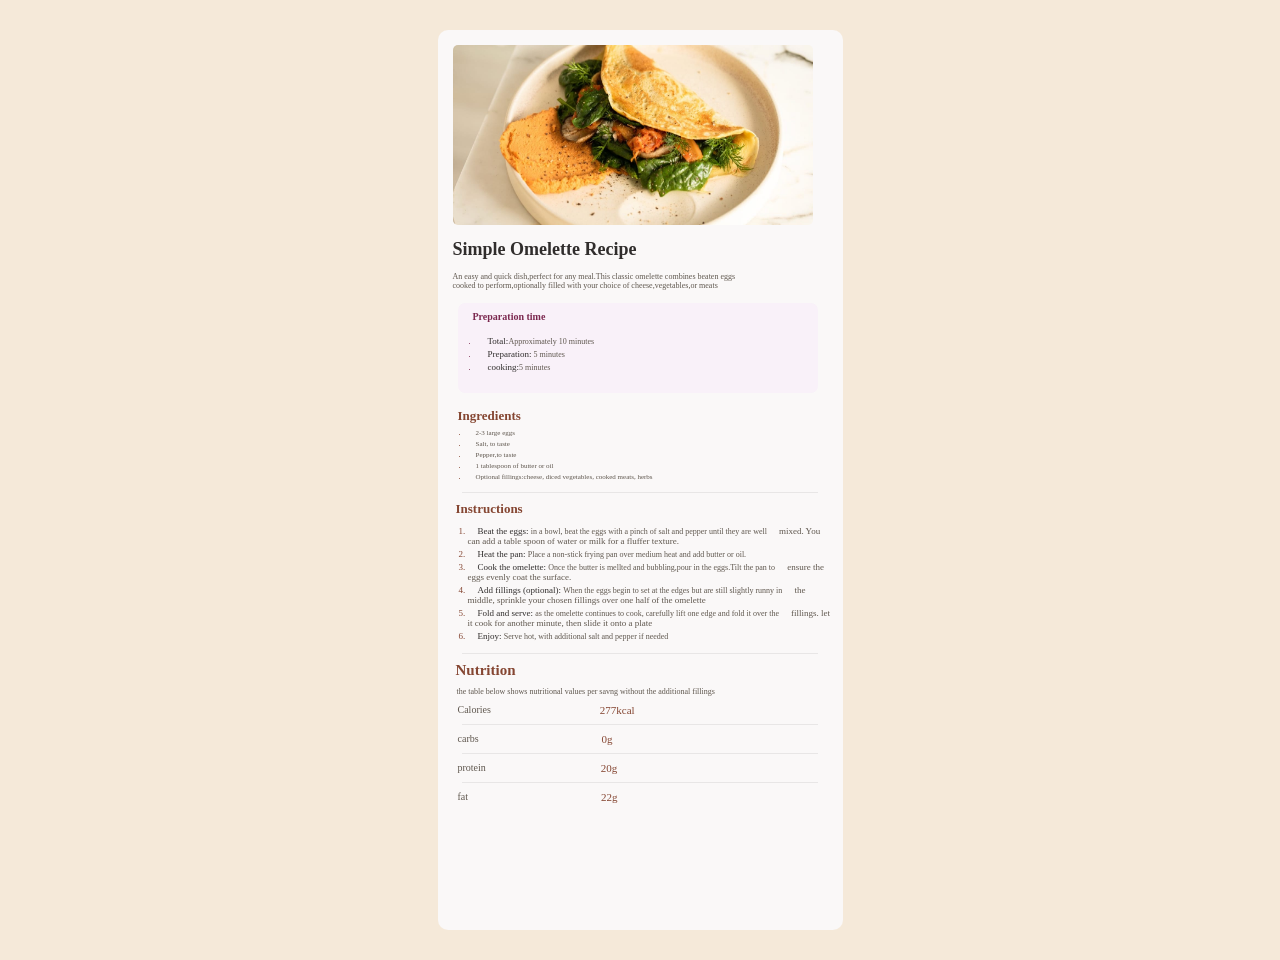
<file: index.html>
<!DOCTYPE html>
<html lang="en">
<head>
    <meta charset="UTF-8">
    <meta name="viewport" content="width=device-width, initial-scale=1.0">
    <title>PORTFOLIO</title>
    <link rel="stylesheet" href="css/style.css">
</head>
<body>
    <main> 
        <img class="images" src="images/image-omelette.jpeg" alt="">
        <h1 class="heading">
            Simple Omelette Recipe
        </h1>

        <p class="paragraph">
            An easy and quick dish,perfect for any meal.This classic omelette combines beaten eggs <br>cooked to perform,optionally filled with your choice of cheese,vegetables,or meats
        </p>

        <div class="division">
            <h4 class="prepare">Preparation time</h4>
            <ul class="list">
                <div class="click">
                    <li><span class="wrapper">Total:</span><span class="second">Approximately 10 minutes</span></li>
                    <li><span class="wrapper">Preparation:</span><span class="second"> 5 minutes</span></li>
                    <li><span class="wrapper">cooking:</span><span class="second">5 minutes</span></li>
                    </div>
            </ul>
        </div>

         <h2 class="ingredients">Ingredients</h2>
         <ul class="items">
                <li><span class="large">2-3 large eggs</span></li>
                <li><span class="large">Salt, to taste</span></li>
                <li><span class="large">Pepper,to taste</span></li>
                <li><span class="large">1 tablespoon of butter or oil</span></li>
                <li><span class="large">Optional fillings:cheese, diced vegetables, cooked meats, herbs</span></li>
         </ul>
        <hr style="width: 88%; height: 1px; background: rgba(158, 156, 156, 0.2); border: none; margin: px"> 

        <h2 class="Instructions">Instructions</h2>
        <ol class="order">
            <li> <span class="Simple">Beat the eggs:</span>
            <span class="hard">in a bowl, beat the eggs with a pinch of salt and pepper until they are well </span> 
            <span class="easy"> mixed. You can add a table spoon of water or milk for a fluffer texture.</span></li>
            <li> <span class="Simple">Heat the pan:</span>
            <span class="hard">Place a non-stick frying pan over medium heat and add butter or oil.</span></li>
            <li><span class="Simple">Cook the omelette:</span>
            <span class="hard">Once the butter is mellted and bubbling,pour in the eggs.Tilt the pan to</span>
            <span class="easy"> ensure the eggs evenly coat the surface.</span></li>
            <li><span class="Simple">Add fillings (optional):</span>
            <span class="hard">When the eggs begin to set at the edges but are still slightly runny in</span>
            <span class="easy">the middle, sprinkle your chosen fillings over one half of the omelette</span></li>
            <li><span class="Simple">Fold and serve:</span>
            <span class="hard">as the omelette continues to cook, carefully lift one edge and fold it over the </span>
            <span class="easy">fillings. let it cook for another minute, then slide it onto a plate</span></li>
            <li><span class="Simple">Enjoy:</span>
            <span class="hard">Serve hot, with additional salt and pepper if needed</span></li>
        </ol>
        <hr style="width: 88%; height: 1px; background: rgba(158, 156, 156, 0.2); border: none; margin: px"> 
    
        <h2 class="nutrition">Nutrition</h2>
        <p class="table">the table below shows nutritional values per savng without the additional fillings</p>

        <div class="call">
            <span class="left">Calories</span>
            <span class="right">277 </span>
            <span class="middle">kcal</span>
        </div>
        <hr style="width: 88%; height: 1px; background: rgba(158, 156, 156, 0.2); border: none; margin: 0px, "> 
    
         <div class="call">
            <span class="left">carbs</span>
            <span class="end">0g</span>
            <span class="middle"></span>
        </div>
        <hr style="width: 88%; height: 1px; background: rgba(158, 156, 156, 0.2); border: none; margin: 0px, "> 
    
         <div class="call">
            <span class="left">protein</span>
            <span class="first">20g</span>
            <span class="middle"></span>
        </div>
         <hr style="width: 88%; height: 1px; background: rgba(158, 156, 156, 0.2); border: none; margin: 0px, "> 
    
        <div class="call">
            <span class="left">fat</span>
            <span class="last">22g</span>
            <span class="middle"></span>
        </div>
    </main> 
</body>
</html>
</file>
<file: css/style.css>
:root {
    --stone-600: hsl(30, 10%, 34%) 
}

:root{
     --Rose-800: hsl(332, 51%, 32%)
}

:root {
    --stone-900: hsl(24, 5%, 18%) 
}
:root {
    --Brown-800: hsl(14, 45%, 36%)
}


body {
background-color: rgb(245, 233, 217);
max-width: 1440px;
}

main {
    max-width: 800px;
    margin: 0 auto;
    background-color: #faf8f8;
    width: 45vh;
    height: 100vh;
    border-radius: 10px;
    margin: 30px auto;
}

.images {
    height: 20vh;
    width: 40vh;
    margin: 15px;
    border-radius: 5px;
    margin-bottom: 0;

}

.heading {
    margin-top: 10px;
    margin-left: 15px;
    font-size: 18px;
    color: var(--stone-900);
    font-family: young serif;
    font-weight: 400;
    font-weight: bold;
}

.paragraph {
    font-size: 8px;
    color: var(--stone-600);
    margin-left: 15px;
}

.division {
    border-radius: 7px;
    height: 10vh;
    width: 40vh ;
    background-color: rgb(249, 241, 249);
    margin: 20px;
    margin-top: 0;
    margin-bottom: 15px;

}

.prepare {
    color: var(--Rose-800);
    padding: 15px;
    font-size: 10px;
    padding-bottom: 0;
    padding-top: 8px;
}

.list {
    list-style-type: semi circle;
    color: var(--Rose-800);
    font-size: 5px;
    margin-top: 0;
    padding-left: 20px;
    margin-bottom: 8px;
}

.wrapper {
    font-size: 9px;
    color: var(--stone-900);
    margin-left: 10px ;
    margin-top: 0px;

}

.second {
    font-size: 8px;
    color: var(--stone-600);
    padding-right: 0;
}

.ingredients {
    color: var(--Brown-800);
    font-size: 13px;
    margin: 20px;
    margin-top: 0;
    margin-bottom: 0;
    font-family: young serif;
    font-weight: 400;
    font-weight: bold;
}

.items {
    font-size: 5px;
    color: var(--Brown-800);
    padding-left: 30px;
    padding-bottom: 0px;
}

li {
    padding-bottom: 3px;
}

.large {
    font-size: 7px;
    color: var(--stone-600);
    padding-bottom: 0px;
    margin-left: 8px;
}

.Instructions {
    color: var(--Brown-800);
    font-size: 13px;
    margin: 18px;
    margin-top: 0;
    margin-bottom: 0;
    font-family: young serif;
    font-weight: 400;
    font-weight: bold;
}

.order {
    font-size: 9px;
    color: var(--Brown-800);
    padding-left: 30px;
    padding-right: 10px;
}

.Simple {
    font-size: 9px;
    color: var(--stone-900);
    padding-bottom: 0px;
    padding-left: 10px;
    padding-top: 80px;
}

.hard {
    font-size: 8px;
    color: var(--stone-600);
}

.easy {
    padding-left: 10px;
    color: var(--stone-600);
}

.nutrition {
    color: var(--Brown-800);
    font-size: 15px;
    margin: 18px;
    margin-top: 0;
    margin-bottom: 0;
    font-family: young serif;
    font-weight: 400;
    font-weight: bold;
}

.table {
    font-size: 8px;
    color: var(--stone-600);
    margin-left: 19px;
    font-family: outfit;
    font-weight: 400, 600, 700;
}

.call {
    display: flex;
    justify-content: space-between; 
    width: 100px;                    
    padding-left: 20px;

}

.left {
    font-size: 10px;
    color: var(--stone-600);
    padding-top: 0;
}

.right {
    font-size: 11px;
    color: var(--Brown-800);
    padding-left: 109px;
}

.middle {
    font-size: 11px;
    color: var(--Brown-800);   
}

.end {
    font-size: 11px;
    color: var(--Brown-800);  
    padding-left: 123px;
}

.last {
    font-size: 11px;
    color: var(--Brown-800);  
    padding-left: 133px;
}

.first {
    font-size: 11px;
    color: var(--Brown-800);  
    padding-left: 115px;
}

@media (max-width: 600px) {

    main {
        width: 100%;
        padding: 15px;
    }

    .images {
        width: 100%;
        border-radius: 10px;
    }

    h1.heading {
        font-size: 1.6rem;
        line-height: 1.3;
        text-align: center;
    }

    .paragraph {
        font-size: 0.95rem;
        line-height: 1.5;
        text-align: center;
    }

    .division,
    .items,
    .order,
    .call {
        width: 100%;
        padding: 0;
    }

    .call {
        display: flex;
        justify-content: space-between;
        align-items: center;
        font-size: 1rem;
    }
}
</file>
